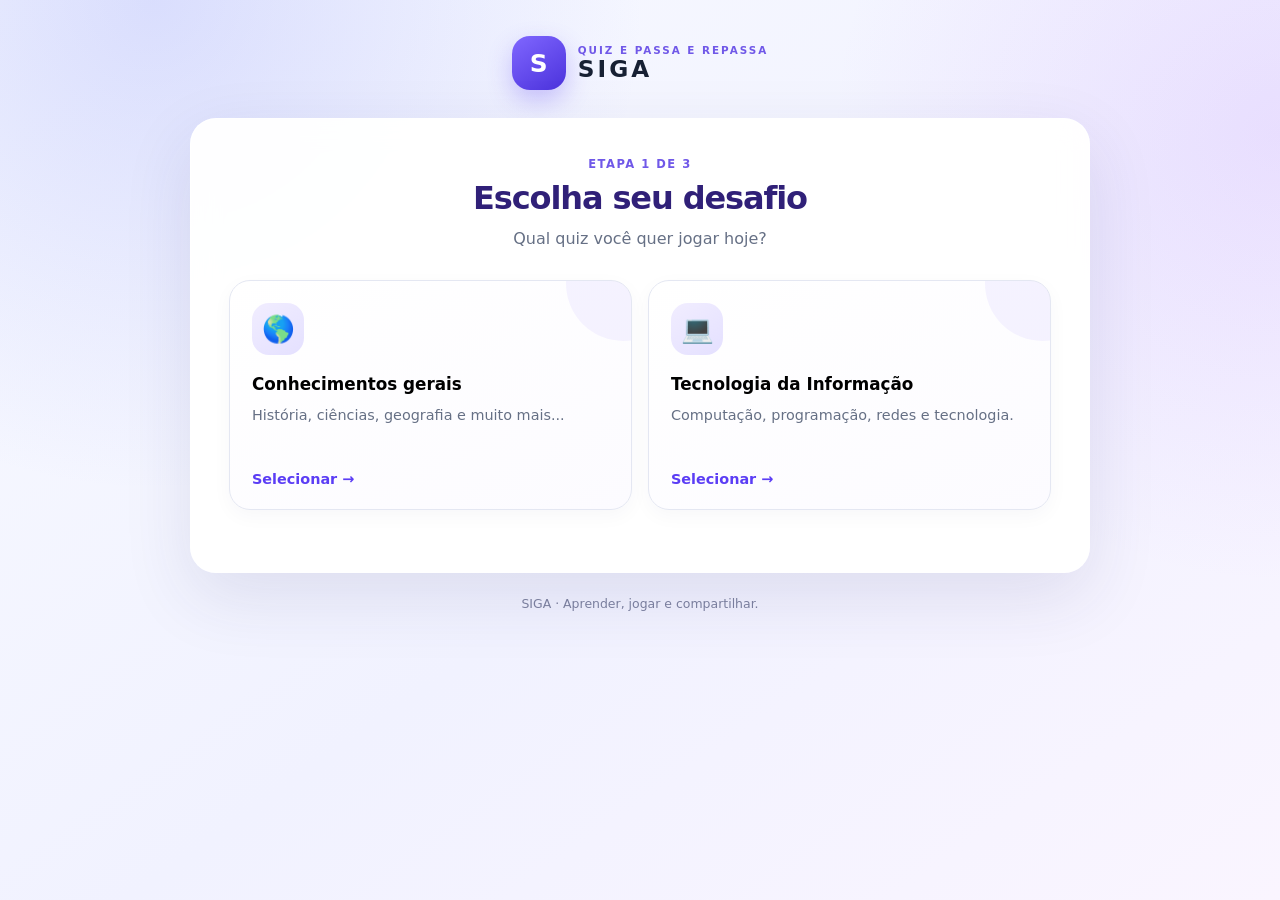
<file: index.html>
<!DOCTYPE html>
<html lang="pt-BR">
<head>
  <meta charset="UTF-8" />
  <meta name="viewport" content="width=device-width, initial-scale=1.0" />
  <meta name="theme-color" content="#4f46e5" />
  <title>SIGA -  Quiz e Disputa</title>
  <link rel="stylesheet" href="style.css" />
</head>
<body>
  <main class="app">
    <header class="marca">
      <div class="marca-icone" aria-hidden="true">S</div>
      <div><p class="marca-sobretitulo">QUIZ E PASSA E REPASSA</p><p class="marca-nome">SIGA</p></div>
    </header>

    <!-- 1. Escolher a categoria -->
    <section id="tela-tipo" class="tela ativa">
      <div class="cartao">
        <p class="etapa">ETAPA 1 DE 3</p>
        <h1>Escolha seu desafio</h1>
        <p class="subtitulo">Qual quiz você quer jogar hoje?</p>
        <div class="cartoes-escolha">
          <button class="cartao-escolha" type="button" data-tipo="geral">
            <span class="escolha-icone" aria-hidden="true">🌎</span>
            <span class="escolha-titulo">Conhecimentos gerais</span>
            <span class="escolha-descricao">História, ciências, geografia e muito mais...</span>
            <span class="escolha-cta">Selecionar <span aria-hidden="true">→</span></span>
          </button>
          <button class="cartao-escolha" type="button" data-tipo="ti">
            <span class="escolha-icone" aria-hidden="true">💻</span>
            <span class="escolha-titulo">Tecnologia da Informação</span>
            <span class="escolha-descricao">Computação, programação, redes e tecnologia.</span>
            <span class="escolha-cta">Selecionar <span aria-hidden="true">→</span></span>
          </button>
        </div>
      </div>
    </section>

    <!-- 2. Escolher individual ou em equipe -->
    <section id="tela-modo" class="tela">
      <div class="cartao">
        <p class="etapa">ETAPA 2 DE 3</p>
        <h1>Como vocês vão jogar?</h1>
        <p id="subtitulo-modo" class="subtitulo">Escolha a modalidade.</p>
        <div class="cartoes-escolha">
          <button class="cartao-escolha" type="button" data-modo="individual">
            <span class="escolha-icone" aria-hidden="true">🧑</span>
            <span class="escolha-titulo">Individual</span>
            <span class="escolha-descricao">Cada pessoa responde às perguntas e constrói sua pontuação.</span>
            <span class="escolha-cta">Jogar individual <span aria-hidden="true">→</span></span>
          </button>
          <button class="cartao-escolha" type="button" data-modo="equipe">
            <span class="escolha-icone" aria-hidden="true">⚡</span>
            <span class="escolha-titulo">Em equipe: passa e repassa</span>
            <span class="escolha-descricao">Duas equipes disputam a vez. Um responsável registra se a resposta falada está certa.</span>
            <span class="escolha-cta">Começar disputa <span aria-hidden="true">→</span></span>
          </button>
        </div>
        <button id="btn-voltar-tipo" class="btn btn-secundario" type="button">Voltar</button>
      </div>
    </section>

    <!-- 3. Nomes, nível e aceite do termo -->
    <section id="tela-config" class="tela">
      <div class="cartao">
        <p class="etapa">ETAPA 3 DE 3</p>
        <h1 id="titulo-config">Prepare o jogo</h1>
        <p id="subtitulo-config" class="subtitulo"></p>

        <div id="campos-individual">
          <div class="campo">
            <label for="nome-jogador">Nome do jogador</label>
            <input type="text" id="nome-jogador" placeholder="Digite seu nome" autocomplete="off" maxlength="40" />
          </div>
        </div>
        <div id="campos-equipe" class="oculto">
          <div class="campos-duplos">
            <div class="campo">
              <label for="nome-equipe-a">Nome da equipe 1</label>
              <input type="text" id="nome-equipe-a" placeholder="Ex.: Equipe Azul" autocomplete="off" maxlength="40" />
            </div>
            <div class="campo">
              <label for="nome-equipe-b">Nome da equipe 2</label>
              <input type="text" id="nome-equipe-b" placeholder="Ex.: Equipe Vermelha" autocomplete="off" maxlength="40" />
            </div>
          </div>
          <p class="dica">Na disputa, a primeira equipe a apertar o botão fica com a vez. Um responsável deve avaliar a resposta falada.</p>
        </div>
        <p id="erro-nome" class="erro-msg" role="alert"></p>

        <div class="campo">
          <span class="rotulo-campo">Nível de dificuldade</span>
          <div class="niveis" role="group" aria-label="Nível de dificuldade">
            <button type="button" class="nivel-btn selecionado" data-nivel="facil"><strong>Fácil</strong><small>Perguntas básicas</small></button>
            <button type="button" class="nivel-btn" data-nivel="medio"><strong>Médio</strong><small>Intermediário</small></button>
            <button type="button" class="nivel-btn" data-nivel="dificil"><strong>Difícil</strong><small>Desafio avançado</small></button>
          </div>
        </div>

        <div class="campo aceite-campo">
          <label class="aceite" for="aceite">
            <input type="checkbox" id="aceite" />
            <span>Li e aceito o <a href="termo.html" target="_blank" rel="noopener" class="link-termo">Termo de Uso</a>.</span>
          </label>
          <p id="erro-aceite" class="erro-msg" role="alert"></p>
        </div>
        <div class="acoes-vertical">
          <button id="btn-iniciar" class="btn btn-principal" type="button">Iniciar jogo</button>
          <button id="btn-voltar-modo" class="btn btn-secundario" type="button">Voltar</button>
        </div>
      </div>
    </section>

    <!-- Quiz individual -->
    <section id="tela-quiz-individual" class="tela">
      <div class="cabecalho-quiz">
        <div class="info-quiz"><span id="jogador-atual" class="nome-em-jogo"></span><span id="nivel-atual" class="selo-nivel"></span><span id="pontos-atuais" class="pontos">0 acertos</span></div>
        <div class="barra-progresso"><div id="progresso-preenchido" class="barra-progresso-preenchido"></div></div>
        <p id="contador-pergunta" class="contador">Pergunta 1 de 10</p>
      </div>
      <div class="cartao cartao-pergunta">
        <p id="categoria-pergunta" class="etiqueta-categoria"></p>
        <h2 id="texto-pergunta"></h2>
        <div id="opcoes" class="opcoes"></div>
        <div id="feedback-individual" class="feedback" aria-live="polite"></div>
        <button id="btn-proxima" class="btn btn-principal oculto" type="button">Próxima pergunta</button>
      </div>
    </section>

    <!-- Quiz em equipe / passa e repassa -->
    <section id="tela-quiz-equipe" class="tela">
      <div class="cabecalho-quiz">
        <div class="info-quiz"><span id="nome-disputa" class="nome-em-jogo"></span><span id="nivel-equipe" class="selo-nivel"></span></div>
        <div class="barra-progresso"><div id="progresso-equipe" class="barra-progresso-preenchido"></div></div>
        <p id="contador-equipe" class="contador">Pergunta 1 de 10</p>
      </div>
      <div class="placar-equipes">
        <article class="placar-time placar-a"><p id="rotulo-equipe-a" class="time-nome">Equipe 1</p><div class="estatisticas"><span><strong id="acertos-a">0</strong><small>Acertos</small></span><span><strong id="erros-a">0</strong><small>Erros</small></span></div></article>
        <div class="versus">VS</div>
        <article class="placar-time placar-b"><p id="rotulo-equipe-b" class="time-nome">Equipe 2</p><div class="estatisticas"><span><strong id="acertos-b">0</strong><small>Acertos</small></span><span><strong id="erros-b">0</strong><small>Erros</small></span></div></article>
      </div>
      <div class="cartao cartao-pergunta">
        <p id="categoria-pergunta-equipe" class="etiqueta-categoria"></p>
        <h2 id="texto-pergunta-equipe"></h2>
        <p id="status-disputa" class="status-disputa" aria-live="polite">Quem apertar primeiro ganha a vez!</p>
        <div id="cronometro-equipe" class="cronometro" role="timer" aria-live="polite" aria-label="Tempo para responder">
          <span class="cronometro-icone" aria-hidden="true">⏱</span>
          <span class="cronometro-textos"><span class="cronometro-legenda">TEMPO PARA RESPONDER</span><strong id="tempo-restante">01:00</strong></span>
          <span id="cronometro-status" class="cronometro-status">Aguardando buzzer</span>
        </div>
        <div id="botoes-buzzer" class="botoes-buzzer">
          <button id="btn-buzzer-a" class="btn btn-buzzer btn-buzzer-a" type="button"></button>
          <button id="btn-buzzer-b" class="btn btn-buzzer btn-buzzer-b" type="button"></button>
        </div>
        <div id="painel-resposta-equipe" class="painel-resposta">
          <p id="rotulo-resposta" class="rotulo-campo">Apertem o botão da equipe para ganhar a vez; depois escolham uma alternativa.</p>
          <div id="opcoes-equipe" class="opcoes"></div>
          <p class="dica">A pergunta e as quatro alternativas ficam visíveis, como no modo individual. Só a equipe que ganhou a vez pode selecionar uma resposta.</p>
          <button id="btn-passar" class="btn btn-secundario btn-passar oculto" type="button">Passar a vez para a outra equipe</button>
        </div>
        <div id="feedback-equipe" class="feedback" aria-live="polite"></div>
        <button id="btn-proxima-equipe" class="btn btn-principal oculto" type="button">Próxima pergunta</button>
      </div>
    </section>

    <!-- Resultado e ranking, separados por quiz e modalidade -->
    <section id="tela-resultado" class="tela">
      <div class="cartao">
        <p class="etapa">RESULTADO</p>
        <h1 id="titulo-resultado">Quiz concluído!</h1>
        <p id="resumo-resultado" class="subtitulo"></p>
        <div id="detalhes-resultado" class="detalhes-resultado"></div>
        <div class="ranking">
          <div class="titulo-ranking"><div><p class="etapa">PLACAR SALVO NESTE NAVEGADOR</p><h2 id="titulo-ranking">Ranking</h2></div></div>
          <div class="seletor-ranking">
            <div class="grupo-filtro">
              <span class="rotulo-filtro">Quiz</span>
              <button type="button" class="filtro-btn ativo" data-ranking-tipo="geral">Conhecimentos gerais</button>
              <button type="button" class="filtro-btn" data-ranking-tipo="ti">TI</button>
            </div>
            <div class="grupo-filtro">
              <span class="rotulo-filtro">Modalidade</span>
              <button type="button" class="filtro-btn ativo" data-ranking-modo="individual">Individual</button>
              <button type="button" class="filtro-btn" data-ranking-modo="equipe">Em equipe</button>
            </div>
          </div>
          <div class="filtros-ranking" id="filtros-ranking">
            <button type="button" class="filtro-btn ativo" data-filtro="todos">Todos os níveis</button>
            <button type="button" class="filtro-btn" data-filtro="facil">Fácil</button>
            <button type="button" class="filtro-btn" data-filtro="medio">Médio</button>
            <button type="button" class="filtro-btn" data-filtro="dificil">Difícil</button>
          </div>
          <div id="lista-ranking" class="lista-ranking"></div>
        </div>
        <div class="acoes-vertical">
          <button id="btn-novo-jogo" class="btn btn-principal" type="button">Jogar novamente</button>
          <button id="btn-inicio" class="btn btn-secundario" type="button">Voltar ao início</button>
        </div>
      </div>
    </section>
    <footer class="rodape">SIGA · Aprender, jogar e compartilhar.</footer>
  </main>
  <audio id="som-acerto" preload="auto" src="sons/som-acerto.mp3"></audio>
  <audio id="som-erro" preload="auto" src="sons/som-erro.mp3"></audio>
  <script src="app.js"></script>
</body>
</html>
</file>
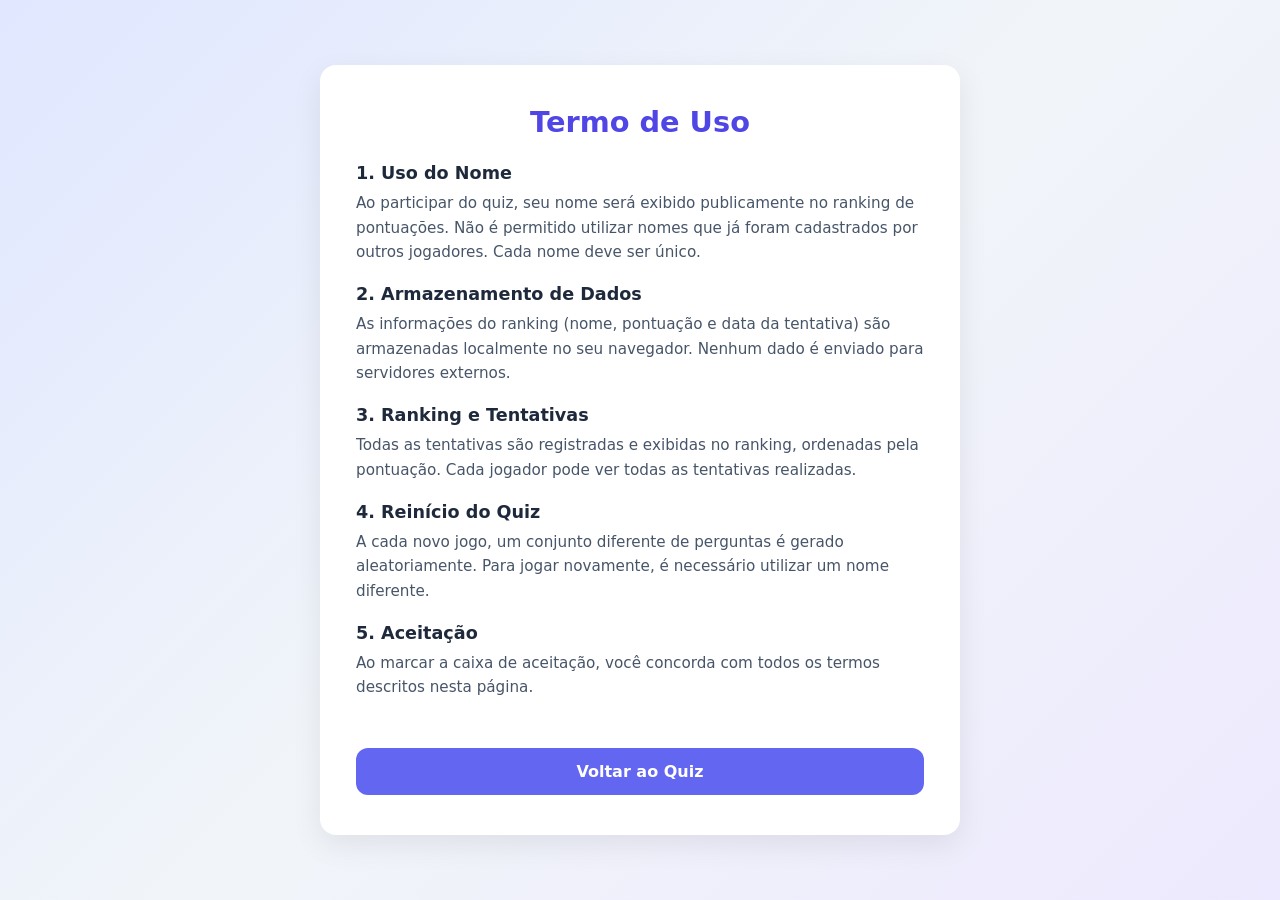
<file: termo.html>
<!DOCTYPE html>
<html lang="pt-BR">
<head>
  <meta charset="UTF-8" />
  <meta name="viewport" content="width=device-width, initial-scale=1.0" />
  <title>Termo de Uso</title>
  <style>
    * {
      margin: 0;
      padding: 0;
      box-sizing: border-box;
    }

    body {
      font-family: 'Segoe UI', system-ui, -apple-system, sans-serif;
      background: linear-gradient(135deg, #e0e7ff 0%, #f1f5f9 50%, #ede9fe 100%);
      color: #1e293b;
      min-height: 100vh;
      display: flex;
      align-items: center;
      justify-content: center;
      padding: 20px;
    }

    .cartao {
      background: #ffffff;
      border-radius: 16px;
      box-shadow: 0 10px 30px rgba(0, 0, 0, 0.08);
      padding: 40px 36px;
      max-width: 640px;
      width: 100%;
    }

    h1 {
      font-size: 1.8rem;
      color: #4f46e5;
      text-align: center;
      margin-bottom: 24px;
    }

    .secao {
      margin-bottom: 20px;
    }

    .secao h2 {
      font-size: 1.1rem;
      color: #1e293b;
      margin-bottom: 8px;
    }

    .secao p {
      font-size: 0.95rem;
      line-height: 1.6;
      color: #475569;
    }

    .voltar {
      display: inline-block;
      margin-top: 28px;
      background: #6366f1;
      color: #ffffff;
      text-decoration: none;
      padding: 14px 28px;
      border-radius: 12px;
      font-weight: 600;
      font-size: 1rem;
      text-align: center;
      width: 100%;
      transition: background 0.2s, transform 0.15s;
    }

    .voltar:hover {
      background: #4f46e5;
      transform: translateY(-2px);
    }

    @media (max-width: 480px) {
      .cartao {
        padding: 28px 20px;
      }

      h1 {
        font-size: 1.5rem;
      }
    }
  </style>
</head>
<body>
  <div class="cartao">
    <h1>Termo de Uso</h1>

    <div class="secao">
      <h2>1. Uso do Nome</h2>
      <p>Ao participar do quiz, seu nome será exibido publicamente no ranking de pontuações. Não é permitido utilizar nomes que já foram cadastrados por outros jogadores. Cada nome deve ser único.</p>
    </div>

    <div class="secao">
      <h2>2. Armazenamento de Dados</h2>
      <p>As informações do ranking (nome, pontuação e data da tentativa) são armazenadas localmente no seu navegador. Nenhum dado é enviado para servidores externos.</p>
    </div>

    <div class="secao">
      <h2>3. Ranking e Tentativas</h2>
      <p>Todas as tentativas são registradas e exibidas no ranking, ordenadas pela pontuação. Cada jogador pode ver todas as tentativas realizadas.</p>
    </div>

    <div class="secao">
      <h2>4. Reinício do Quiz</h2>
      <p>A cada novo jogo, um conjunto diferente de perguntas é gerado aleatoriamente. Para jogar novamente, é necessário utilizar um nome diferente.</p>
    </div>

    <div class="secao">
      <h2>5. Aceitação</h2>
      <p>Ao marcar a caixa de aceitação, você concorda com todos os termos descritos nesta página.</p>
    </div>

    <a href="index.html" class="voltar">Voltar ao Quiz</a>
  </div>
</body>
</html>
</file>
<file: style.css>
* { margin: 0; padding: 0; box-sizing: border-box; }
:root {
  --primaria: #4f46e5; --primaria-escura: #3730a3; --primaria-clara: #eef2ff;
  --sucesso: #15803d; --sucesso-fundo: #dcfce7; --erro: #b91c1c; --erro-fundo: #fee2e2;
  --texto: #172033; --suave: #64748b; --fundo: #f3f5ff; --branco: #fff; --borda: #e2e8f0;
  --raio: 20px; --sombra: 0 16px 44px rgba(37, 43, 88, .10);
}
body { font-family: Inter, 'Segoe UI', system-ui, -apple-system, sans-serif; color: var(--texto); min-height: 100vh; padding: 24px 16px; background: radial-gradient(ellipse at top left, #e1e7ff 0%, transparent 48%), linear-gradient(135deg,#f8fafc,#eef2ff 60%,#f5f3ff); }
button, input { font: inherit; }
button { touch-action: manipulation; }
.app { width: 100%; max-width: 820px; margin: 0 auto; }
.marca { display: flex; gap: 12px; align-items: center; justify-content: center; margin: 6px 0 24px; }
.marca-icone { display: grid; place-items: center; width: 48px; height: 48px; border-radius: 15px; color: white; font-size: 1.55rem; font-weight: 900; background: linear-gradient(145deg,#6366f1,#4338ca); box-shadow: 0 8px 20px #4f46e540; }
.marca-sobretitulo { font-size: .65rem; letter-spacing: .19em; color: #6366f1; font-weight: 800; }
.marca-nome { font-size: 1.45rem; line-height: 1.1; letter-spacing: .13em; font-weight: 850; }
.tela { display: none; animation: surgir .28s ease; }
.tela.ativa { display: block; }
@keyframes surgir { from { opacity: 0; transform: translateY(9px); } to { opacity: 1; transform: translateY(0); } }
.cartao { background: rgba(255,255,255,.96); border: 1px solid rgba(226,232,240,.9); border-radius: var(--raio); box-shadow: var(--sombra); padding: clamp(22px,4vw,38px); }
h1 { font-size: clamp(1.55rem,3vw,2rem); line-height: 1.2; text-align: center; color: #3730a3; margin: 8px 0 10px; }
h2 { font-size: clamp(1.15rem,2.7vw,1.5rem); line-height: 1.4; margin: 0 0 22px; }
.etapa { color: #6366f1; font-size: .72rem; letter-spacing: .13em; font-weight: 850; text-align: center; }
.subtitulo { text-align: center; color: var(--suave); line-height: 1.55; margin: 0 auto 28px; max-width: 560px; }
.cartoes-escolha { display: grid; grid-template-columns: repeat(2,minmax(0,1fr)); gap: 16px; margin: 24px 0; }
.cartao-escolha { display: flex; flex-direction: column; align-items: flex-start; text-align: left; min-height: 230px; padding: 22px; border: 1.5px solid var(--borda); border-radius: 17px; background: white; cursor: pointer; transition: border-color .18s, transform .18s, box-shadow .18s; }
.cartao-escolha:hover, .cartao-escolha:focus-visible { border-color: #818cf8; transform: translateY(-3px); box-shadow: 0 12px 24px #4f46e51b; outline: none; }
.escolha-icone { display: grid; place-items: center; width: 52px; height: 52px; border-radius: 15px; background: var(--primaria-clara); font-size: 1.65rem; margin-bottom: 18px; }
.escolha-titulo { font-weight: 800; font-size: 1.05rem; margin-bottom: 9px; line-height: 1.35; }
.escolha-descricao { color: var(--suave); font-size: .9rem; line-height: 1.5; }
.escolha-cta { margin-top: auto; padding-top: 20px; color: var(--primaria); font-size: .9rem; font-weight: 800; }
.campo { margin: 22px 0; }
.campo > label, .rotulo-campo, .painel-resposta label { display: block; margin-bottom: 9px; font-weight: 750; font-size: .93rem; }
.campo input[type="text"], .painel-resposta input { display: block; width: 100%; min-height: 49px; border: 1.5px solid var(--borda); border-radius: 12px; padding: 12px 14px; background: #fff; color: var(--texto); outline: none; }
.campo input[type="text"]:focus, .painel-resposta input:focus { border-color: var(--primaria); box-shadow: 0 0 0 3px #4f46e51c; }
.campos-duplos { display: grid; grid-template-columns: repeat(2,minmax(0,1fr)); gap: 14px; }
.niveis { display: grid; grid-template-columns: repeat(3,minmax(0,1fr)); gap: 10px; }
.nivel-btn { display: flex; min-height: 82px; flex-direction: column; justify-content: center; align-items: flex-start; padding: 13px; border: 1.5px solid var(--borda); border-radius: 12px; background: white; color: var(--texto); cursor: pointer; text-align: left; }
.nivel-btn strong { font-size: .95rem; }
.nivel-btn small { margin-top: 5px; color: var(--suave); font-size: .74rem; line-height: 1.3; }
.nivel-btn.selecionado { border-color: var(--primaria); background: var(--primaria-clara); box-shadow: inset 0 0 0 1px var(--primaria); }
.aceite { display: flex; align-items: flex-start; gap: 10px; font-size: .92rem; line-height: 1.5; cursor: pointer; }
.aceite input { width: 19px; height: 19px; margin-top: 2px; accent-color: var(--primaria); flex-shrink: 0; }
.link-termo { color: var(--primaria); font-weight: 750; }
.erro-msg { min-height: 18px; color: var(--erro); font-size: .84rem; margin-top: 7px; }
.dica { color: var(--suave); font-size: .84rem; line-height: 1.5; margin-top: 10px; }
.btn { border: 0; border-radius: 12px; min-height: 46px; padding: 12px 18px; font-weight: 800; cursor: pointer; transition: transform .15s, filter .15s, box-shadow .15s; }
.btn:hover { filter: brightness(.97); transform: translateY(-1px); }
.btn:focus-visible { outline: 3px solid #a5b4fc; outline-offset: 2px; }
.btn:disabled { opacity: .5; cursor: not-allowed; transform: none; }
.btn-principal { background: var(--primaria); color: white; box-shadow: 0 7px 16px #4f46e526; }
.btn-secundario { background: #f1f5f9; color: #475569; }
.acoes-vertical { display: grid; gap: 10px; margin-top: 18px; }
.oculto { display: none !important; }
/* Tela das perguntas */
.cabecalho-quiz { margin: 0 0 16px; padding: 4px 4px 0; }
.info-quiz { display: flex; align-items: center; justify-content: space-between; gap: 10px; flex-wrap: wrap; margin-bottom: 13px; }
.nome-em-jogo { font-weight: 800; }
.selo-nivel { padding: 5px 10px; border-radius: 999px; color: #4338ca; background: #e0e7ff; font-size: .79rem; font-weight: 800; }
.pontos { color: #fff; background: var(--primaria); border-radius: 999px; padding: 7px 12px; font-size: .82rem; font-weight: 800; }
.barra-progresso { height: 8px; background: #dfe4f2; border-radius: 999px; overflow: hidden; }
.barra-progresso-preenchido { height: 100%; width: 0; background: linear-gradient(90deg,#6366f1,#a78bfa); border-radius: inherit; transition: width .25s; }
.contador { text-align: right; color: var(--suave); font-size: .82rem; margin-top: 7px; }
.cartao-pergunta { padding: clamp(22px,4vw,36px); }
.etiqueta-categoria { text-transform: uppercase; color: #6366f1; font-size: .73rem; letter-spacing: .12em; font-weight: 850; margin-bottom: 10px; }
.opcoes { display: grid; gap: 11px; }
.opcao { padding: 15px 17px; border: 1.5px solid var(--borda); border-radius: 12px; background: white; text-align: left; cursor: pointer; line-height: 1.4; transition: border-color .15s, background .15s; }
.opcao:hover:not(:disabled) { border-color: #818cf8; background: #f5f6ff; }
.opcao:disabled { cursor: default; }
.opcao.correta { border-color: var(--sucesso); background: var(--sucesso-fundo); color: #14532d; }
.opcao.incorreta { border-color: var(--erro); background: var(--erro-fundo); color: #7f1d1d; }
.feedback { margin: 14px 0 0; padding: 0; border-radius: 11px; line-height: 1.5; font-size: .93rem; }
.feedback.mostrar { padding: 12px 14px; }
.feedback.sucesso { background: var(--sucesso-fundo); color: #14532d; }
.feedback.erro { background: var(--erro-fundo); color: #7f1d1d; }
#btn-proxima, #btn-proxima-equipe { margin-top: 17px; width: 100%; }
/* Disputa */
.placar-equipes { display: grid; grid-template-columns: 1fr auto 1fr; gap: 12px; align-items: stretch; margin: 0 0 16px; }
.placar-time { min-width: 0; border: 1px solid var(--borda); border-radius: 15px; padding: 16px; background: white; box-shadow: 0 5px 16px #0f172a08; }
.placar-a { border-top: 4px solid #6366f1; }
.placar-b { border-top: 4px solid #ea580c; }
.time-nome { min-height: 2.5em; font-weight: 850; overflow-wrap: anywhere; }
.versus { align-self: center; color: #94a3b8; font-weight: 900; font-size: .82rem; }
.estatisticas { display: flex; gap: 18px; margin-top: 13px; }
.estatisticas span { display: flex; flex-direction: column; gap: 2px; }
.estatisticas strong { font-size: 1.5rem; line-height: 1; }
.estatisticas small { font-size: .72rem; color: var(--suave); }
.status-disputa { padding: 12px 14px; margin: -4px 0 16px; background: #f8fafc; border-radius: 11px; color: #475569; font-weight: 750; text-align: center; }
.botoes-buzzer { display: grid; grid-template-columns: 1fr 1fr; gap: 12px; }
.btn-buzzer { min-height: 76px; color: white; padding: 16px; line-height: 1.35; }
.btn-buzzer-a { background: #4f46e5; }
.btn-buzzer-b { background: #ea580c; }
.painel-resposta { border: 1px solid var(--borda); background: #f8fafc; border-radius: 14px; padding: 16px; }
.acoes-avaliacao { display: grid; grid-template-columns: 1fr 1fr; gap: 10px; margin-top: 14px; }
.btn-acerto { background: var(--sucesso); color: white; }
.btn-erro { background: var(--erro); color: white; }
.btn-passar { width: 100%; margin-top: 10px; }
/* Ranking */
.ranking { margin-top: 30px; border-top: 1px solid var(--borda); padding-top: 24px; }
.titulo-ranking { display: flex; align-items: center; justify-content: space-between; margin-bottom: 15px; }
.titulo-ranking .etapa { text-align: left; margin-bottom: 4px; }
.titulo-ranking h2 { margin: 0; }
.seletor-ranking { display: grid; gap: 13px; margin: 0 0 16px; }
.grupo-filtro { display: flex; flex-wrap: wrap; align-items: center; gap: 7px; }
.rotulo-filtro { min-width: 92px; color: var(--suave); font-size: .8rem; font-weight: 800; }
.filtros-ranking { display: flex; flex-wrap: wrap; gap: 7px; margin-bottom: 15px; }
.filtro-btn { background: #f1f5f9; color: #475569; border: 1px solid transparent; border-radius: 999px; padding: 8px 12px; font-size: .79rem; cursor: pointer; }
.filtro-btn.ativo { color: #3730a3; background: #e0e7ff; border-color: #c7d2fe; font-weight: 800; }
.lista-ranking { display: grid; gap: 9px; }
.item-ranking { display: flex; align-items: center; gap: 12px; min-width: 0; border: 1px solid var(--borda); background: #fff; border-radius: 12px; padding: 12px; }
.item-ranking.destaque { border-color: #a5b4fc; background: #f5f6ff; }
.posicao { display: grid; place-items: center; flex: 0 0 32px; width: 32px; height: 32px; border-radius: 10px; background: #f1f5f9; color: #334155; font-weight: 850; font-size: .85rem; }
.info-nome { display: flex; flex: 1; min-width: 0; flex-direction: column; gap: 4px; }
.nome-ranking { font-weight: 850; overflow-wrap: anywhere; }
.data-ranking { font-size: .76rem; color: var(--suave); }
.pontos-ranking { flex-shrink: 0; text-align: right; font-size: .87rem; font-weight: 850; color: #3730a3; }
.ranking-vazio { padding: 18px 10px; text-align: center; color: var(--suave); background: #f8fafc; border-radius: 12px; font-size: .9rem; }
.detalhes-resultado { display: grid; gap: 10px; margin: 20px 0 4px; }
.detalhe-final { padding: 13px 16px; border-radius: 13px; background: #f8fafc; border: 1px solid var(--borda); line-height: 1.55; }
.detalhe-final strong { color: #3730a3; }
.rodape { color: #94a3b8; text-align: center; font-size: .78rem; margin: 23px 0 4px; }
@media (max-width: 620px) {
  body { padding: 14px 10px; }
  .marca { margin-bottom: 18px; }
  .cartoes-escolha { grid-template-columns: 1fr; }
  .cartao-escolha { min-height: 190px; padding: 19px; }
  .cartao-escolha .escolha-icone { margin-bottom: 12px; }
  .campos-duplos { grid-template-columns: 1fr; gap: 0; }
  .niveis { grid-template-columns: 1fr; }
  .nivel-btn { min-height: 62px; flex-direction: row; justify-content: space-between; align-items: center; gap: 12px; }
  .nivel-btn small { text-align: right; margin-top: 0; }
  .placar-equipes { gap: 7px; }
  .placar-time { padding: 12px 10px; }
  .time-nome { font-size: .9rem; }
  .estatisticas { gap: 12px; }
  .estatisticas strong { font-size: 1.3rem; }
  .botoes-buzzer, .acoes-avaliacao { grid-template-columns: 1fr; }
  .btn-buzzer { min-height: 58px; }
  .info-quiz { align-items: flex-start; }
}


/* ===== SIGA: acabamento visual renovado ===== */
:root {
  --primaria: #5b3df5;
  --primaria-escura: #3922b8;
  --primaria-clara: #f0edff;
  --texto: #172033;
  --suave: #667085;
  --fundo: #f4f6ff;
  --borda: #e4e7f2;
  --raio: 22px;
  --sombra: 0 22px 60px rgba(41, 35, 100, .12);
}
body {
  background: radial-gradient(circle at 12% 0%, rgba(129, 140, 248, .25), transparent 34%),
              radial-gradient(circle at 100% 15%, rgba(192, 132, 252, .18), transparent 30%),
              linear-gradient(145deg, #f8faff 0%, #f1f2ff 55%, #faf5ff 100%);
  background-attachment: fixed;
}
.app { max-width: 900px; }
.marca { margin: 12px 0 28px; }
.marca-icone {
  width: 54px; height: 54px; border-radius: 18px;
  background: linear-gradient(145deg, #8067ff, #4b32dc);
  box-shadow: 0 10px 24px rgba(91, 61, 245, .28);
}
.marca-sobretitulo { color: #7058e8; }
.cartao {
  border: 1px solid rgba(255,255,255,.85);
  border-radius: 26px;
  box-shadow: 0 24px 70px rgba(50, 45, 110, .11);
  backdrop-filter: blur(14px);
}
h1 { color: #302078; letter-spacing: -.035em; }
h2 { letter-spacing: -.025em; }
.etapa, .etiqueta-categoria { color: #7058e8; }
.cartao-escolha {
  position: relative; overflow: hidden; border-radius: 21px;
  background: linear-gradient(155deg, #fff 0%, #fcfbff 100%);
  box-shadow: 0 6px 20px rgba(39, 36, 91, .035);
}
.cartao-escolha::after {
  content: ""; position: absolute; width: 115px; height: 115px;
  right: -50px; top: -55px; border-radius: 50%;
  background: rgba(129, 105, 255, .07); pointer-events: none;
}
.cartao-escolha:hover, .cartao-escolha:focus-visible {
  border-color: #9b8bff; transform: translateY(-4px);
  box-shadow: 0 18px 34px rgba(91, 61, 245, .12);
}
.escolha-icone { border-radius: 17px; background: linear-gradient(145deg, #f1edff, #e4e0ff); }
.btn { border-radius: 14px; min-height: 48px; }
.btn-principal {
  background: linear-gradient(135deg, #7157ff, #4b32d7);
  box-shadow: 0 9px 20px rgba(91, 61, 245, .22);
}
.btn-principal:hover { filter: brightness(1.05); box-shadow: 0 12px 25px rgba(91, 61, 245, .28); }
.btn-secundario { background: #f0effa; color: #50466f; }
.nivel-btn { border-radius: 15px; transition: .2s ease; }
.nivel-btn.selecionado { background: linear-gradient(145deg, #f4f1ff, #eae6ff); border-color: #8a77ff; }
.selo-nivel { color: #5038ca; background: #ece8ff; }
.barra-progresso { height: 9px; background: #e5e4f3; }
.barra-progresso-preenchido { background: linear-gradient(90deg, #7157ff, #b18cff); }
.cartao-pergunta { border-radius: 25px; }
.opcao { border-radius: 15px; padding: 16px 18px; background: #fdfdff; }
.opcao:hover:not(:disabled) { border-color: #9a8aff; background: #f5f2ff; transform: translateX(2px); }
.opcao.correta { border-color: #22a06b; background: #e6f8ef; color: #126344; }
.opcao.incorreta { border-color: #e45b68; background: #fff0f1; color: #9f2633; }
.placar-equipes { gap: 14px; }
.placar-time {
  border: 1px solid #e6e7f2; border-radius: 20px; padding: 18px;
  background: linear-gradient(160deg, #fff, #fbfaff);
  box-shadow: 0 10px 26px rgba(34, 31, 76, .06);
}
.placar-a { border-top: 5px solid #6550ee; }
.placar-b { border-top: 5px solid #f07839; }
.versus { color: #7b70ad; background: #ece9fb; padding: 8px; border-radius: 50%; }
.status-disputa { background: #f4f2ff; color: #51418d; border: 1px solid #e9e4ff; }
.btn-buzzer { min-height: 82px; border-radius: 17px; font-size: .98rem; box-shadow: 0 9px 20px rgba(25, 25, 55, .12); }
.btn-buzzer-a { background: linear-gradient(135deg, #7560ff, #4d36d6); }
.btn-buzzer-b { background: linear-gradient(135deg, #ff985e, #e65c27); }
.btn-buzzer:hover { filter: brightness(1.06); transform: translateY(-2px); }
.painel-resposta { border-radius: 18px; background: #faf9ff; border-color: #e8e4f8; }
/* Cronômetro do passa e repassa */
.cronometro {
  display: flex; align-items: center; justify-content: center; gap: 13px;
  width: min(100%, 360px); margin: 0 auto 18px; padding: 13px 18px;
  border: 1px solid #e5e0ff; border-radius: 18px;
  background: linear-gradient(135deg, #f4f1ff, #fff);
  color: #3c2a9a; box-shadow: 0 8px 22px rgba(91, 61, 245, .08);
  transition: background .2s, border-color .2s, color .2s;
}
.cronometro-icone { font-size: 1.8rem; }
.cronometro-textos { display: flex; flex-direction: column; gap: 2px; }
.cronometro-legenda { font-size: .62rem; font-weight: 900; letter-spacing: .1em; }
#tempo-restante { font-size: 1.9rem; line-height: 1; font-variant-numeric: tabular-nums; letter-spacing: .04em; }
.cronometro-status { margin-left: auto; max-width: 110px; text-align: right; font-size: .72rem; line-height: 1.3; color: #6c619c; font-weight: 750; }
.cronometro.urgente { color: #a32136; background: #fff0f1; border-color: #ffb8c0; animation: pulso-tempo .8s ease-in-out infinite alternate; }
.cronometro.urgente .cronometro-status { color: #a32136; }
@keyframes pulso-tempo { from { box-shadow: 0 0 0 0 rgba(225, 29, 72, .05); } to { box-shadow: 0 0 0 5px rgba(225, 29, 72, .10); } }
.item-ranking { border-radius: 15px; }
.item-ranking.destaque { border-color: #a99bff; background: linear-gradient(110deg, #f5f2ff, #fff); }
.posicao { border-radius: 11px; background: #eeebff; color: #4b36bd; }
.pontos-ranking { color: #4b36bd; }
.rodape { color: #7d82a0; padding-bottom: 8px; }
@media (max-width: 620px) {
  .cartao { border-radius: 21px; }
  .placar-equipes { grid-template-columns: minmax(0,1fr) auto minmax(0,1fr); gap: 6px; }
  .placar-time { padding: 12px 9px; }
  .cronometro { gap: 9px; padding: 12px; }
  .cronometro-status { max-width: 86px; font-size: .67rem; }
  #tempo-restante { font-size: 1.65rem; }
}
@media (prefers-reduced-motion: reduce) {
  *, *::before, *::after { animation-duration: .01ms !important; transition-duration: .01ms !important; scroll-behavior: auto !important; }
}
</file>
